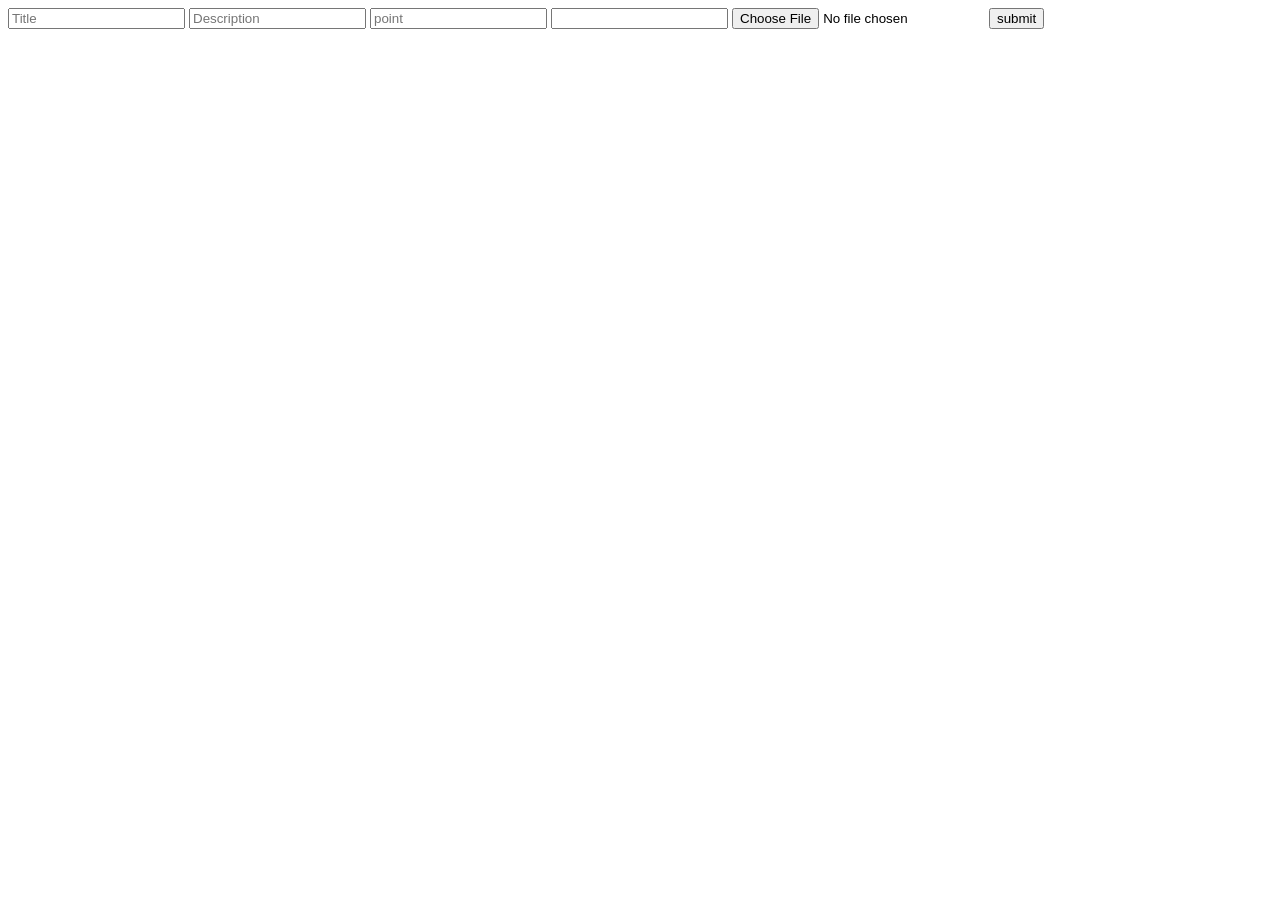
<file: template/admin/ctf_install.html>
<!DOCTYPE html>
<html lang="en">
<head>
    <meta charset="UTF-8">
    <meta name="viewport" content="width=device-width, initial-scale=1.0">
    <title>Document</title>
</head>
<body>
    <form action="" method="post" enctype="multipart/form-data">
        <input type="text" name="title" placeholder="Title">
        <input type="text" name="description" placeholder="Description">
        <input type="text" name="point" placeholder="point">
        <input type="text" name="ip">
        <input type="file" name="image" placeholder="image" id="">
        <button type="submit">submit</button>
    </form>
</body>
</html>
</file>
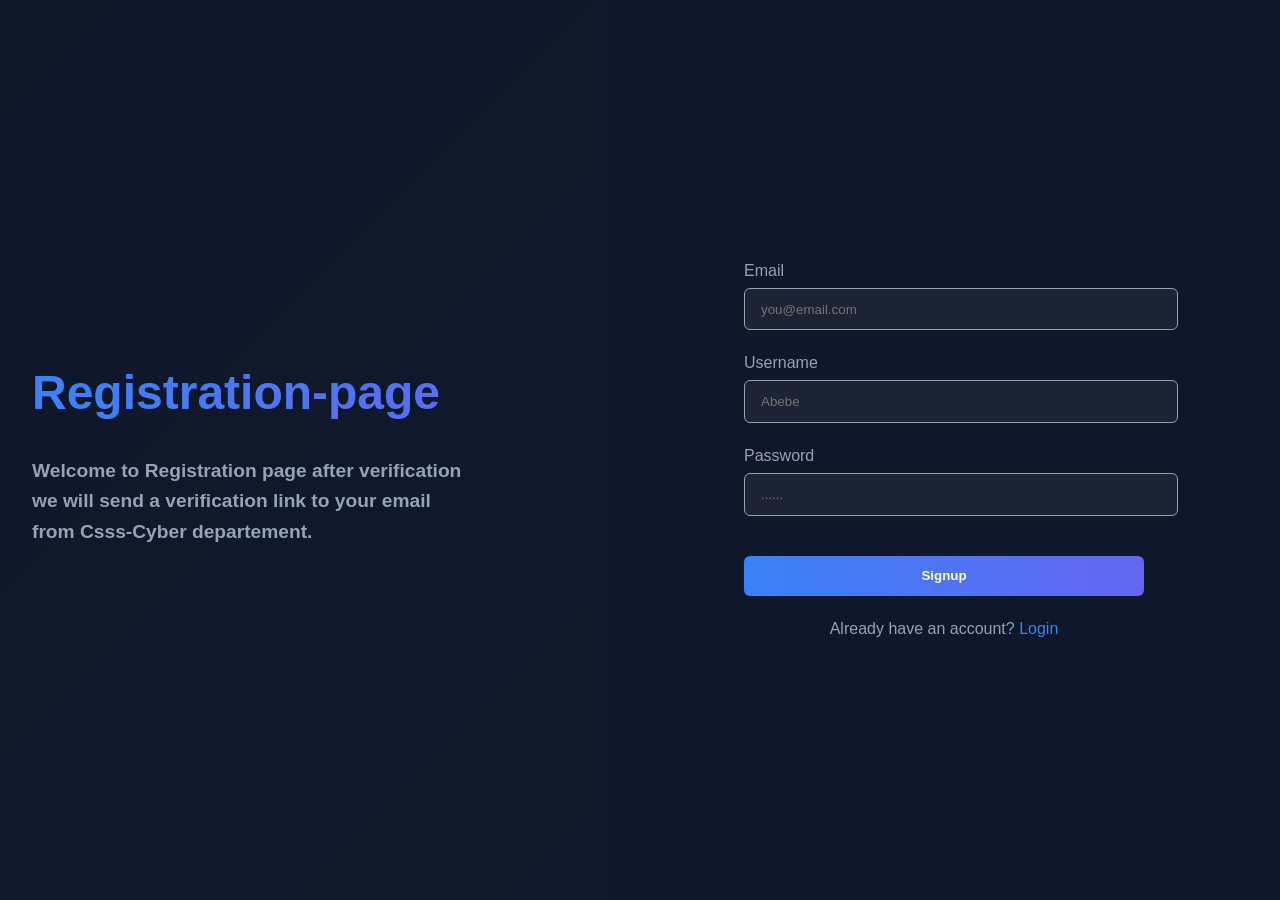
<file: template/auth/signup.html>
<!DOCTYPE html>
<html lang="en">
<head>
    <meta charset="UTF-8">
    <meta name="viewport" content="width=device-width, initial-scale=1.0">
    <title>Csss-Cyber Signup</title>
    <link rel="stylesheet" href="https://cdnjs.cloudflare.com/ajax/libs/animate.css/4.1.1/animate.min.css">
    <style>
        :root {
            --primary: #3b82f6;
            --primary-dark: #2563eb;
            --secondary: #6366f1;
            --dark: #0f172a;
            --light: #f8fafc;
            --gray: #94a3b8;
        }

        body {
            margin: 0;
            padding: 0;
            font-family: 'Segoe UI', Tahoma, Geneva, Verdana, sans-serif;
            background: linear-gradient(135deg, var(--dark), #1e293b);
            min-height: 100vh;
            color: var(--light);
            overflow-x: hidden;
        }

        #main {
            display: flex;
            min-height: 100vh;
            animation: fadeIn 0.8s ease-out;
        }

        .left {
            flex: 1;
            padding: 2rem;
            display: flex;
            flex-direction: column;
            justify-content: center;
            background: url('http://static.photos/technology/1200x630/42') no-repeat center center;
            background-size: cover;
            position: relative;
            overflow: hidden;
        }

        .left::before {
            content: '';
            position: absolute;
            top: 0;
            left: 0;
            right: 0;
            bottom: 0;
            background: rgba(15, 23, 42, 0.8);
            z-index: 0;
        }

        .left h1 {
            font-size: 3rem;
            margin-bottom: 1rem;
            position: relative;
            z-index: 1;
            animation: slideInLeft 0.8s ease-out;
            background: linear-gradient(90deg, var(--primary), var(--secondary));
            -webkit-background-clip: text;
            background-clip: text;
            color: transparent;
        }

        .left h3 {
            font-size: 1.2rem;
            line-height: 1.6;
            color: var(--gray);
            position: relative;
            z-index: 1;
            animation: slideInLeft 1s ease-out;
            max-width: 80%;
        }

        .right {
            flex: 1;
            padding: 4rem;
            display: flex;
            flex-direction: column;
            justify-content: center;
            background-color: var(--dark);
            position: relative;
        }

        form {
            max-width: 400px;
            width: 100%;
            margin: 0 auto;
            animation: fadeInUp 1s ease-out;
        }

        label {
            display: block;
            margin-bottom: 0.5rem;
            color: var(--gray);
            font-weight: 500;
        }

        input {
            width: 100%;
            padding: 0.8rem 1rem;
            margin-bottom: 1.5rem;
            border: 1px solid var(--gray);
            border-radius: 0.375rem;
            background-color: rgba(255, 255, 255, 0.05);
            color: var(--light);
            transition: all 0.3s ease;
        }

        input:focus {
            outline: none;
            border-color: var(--primary);
            box-shadow: 0 0 0 3px rgba(59, 130, 246, 0.3);
            transform: translateY(-2px);
        }

        button {
            width: 100%;
            padding: 0.8rem;
            background: linear-gradient(90deg, var(--primary), var(--secondary));
            color: white;
            border: none;
            border-radius: 0.375rem;
            font-weight: 600;
            cursor: pointer;
            transition: all 0.3s ease;
            margin-top: 1rem;
        }

        button:hover {
            transform: translateY(-3px);
            box-shadow: 0 10px 20px rgba(59, 130, 246, 0.3);
        }

        span {
            display: block;
            text-align: center;
            margin-top: 1.5rem;
            color: var(--gray);
        }

        a {
            color: var(--primary);
            text-decoration: none;
            transition: color 0.3s ease;
        }

        a:hover {
            color: var(--secondary);
        }

        .message {
            position: fixed;
            bottom: 2rem;
            right: 2rem;
            padding: 1rem 1.5rem;
            background: linear-gradient(90deg, var(--primary), var(--secondary));
            color: white;
            border-radius: 0.5rem;
            box-shadow: 0 10px 25px rgba(59, 130, 246, 0.3);
            animation: slideInRight 0.8s ease-out, fadeOut 1s ease-out 5s forwards;
            z-index: 1000;
        }

        @keyframes float {
            0%, 100% { transform: translateY(0); }
            50% { transform: translateY(-10px); }
        }

        @media (max-width: 768px) {
            #main {
                flex-direction: column;
            }
            
            .left, .right {
                padding: 2rem;
            }
            
            .left h1 {
                font-size: 2rem;
            }
            
            .left h3 {
                font-size: 1rem;
            }
        }
    </style>
</head>
<body>

    <!-- main-part -->
    <main id="main">
        <!-- left-part -->
        <div class="left">
            <h1>Registration-page</h1>
            <h3>Welcome to Registration page after verification
                we will send a verification link to your email from 
                Csss-Cyber departement.
            </h3>
        </div>

        <!-- right-part -->
        <div class="right">
            <!-- form -->
            <form action="" method="post">
                <!-- email form -->
                <label for="email">Email</label>
                <input name="email" type="email" placeholder="you@email.com" required>

                <!-- username form -->
                <label for="username">Username</label>
                <input name="username" type="text" placeholder="Abebe" required>

                <!-- password form -->
                <label for="password">Password</label>
                <input name="password" type="password" placeholder="......" required>

                <!-- submit button -->
                <button type="submit" class="animate__animated animate__pulse animate__infinite animate__slower">Signup</button>

                <span>Already have an account? <a href="/login">Login</a></span>
            </form>
        </div>
    </main>

    
    <script>
        // Add floating animation to form inputs on focus
        document.querySelectorAll('input').forEach(input => {
            input.addEventListener('focus', () => {
                input.style.transform = 'translateY(-5px)';
                input.style.boxShadow = '0 10px 20px rgba(59, 130, 246, 0.2)';
            });
            
            input.addEventListener('blur', () => {
                input.style.transform = '';
                input.style.boxShadow = '';
            });
        });

        // Form submission animation
        const form = document.querySelector('form');
        form.addEventListener('submit', (e) => {
            const button = form.querySelector('button');
            button.classList.remove('animate__pulse');
            button.classList.add('animate__heartBeat');
            setTimeout(() => {
                button.classList.remove('animate__heartBeat');
                button.classList.add('animate__pulse');
            }, 1000);
        });
    </script>
</body>
</html>
</file>
